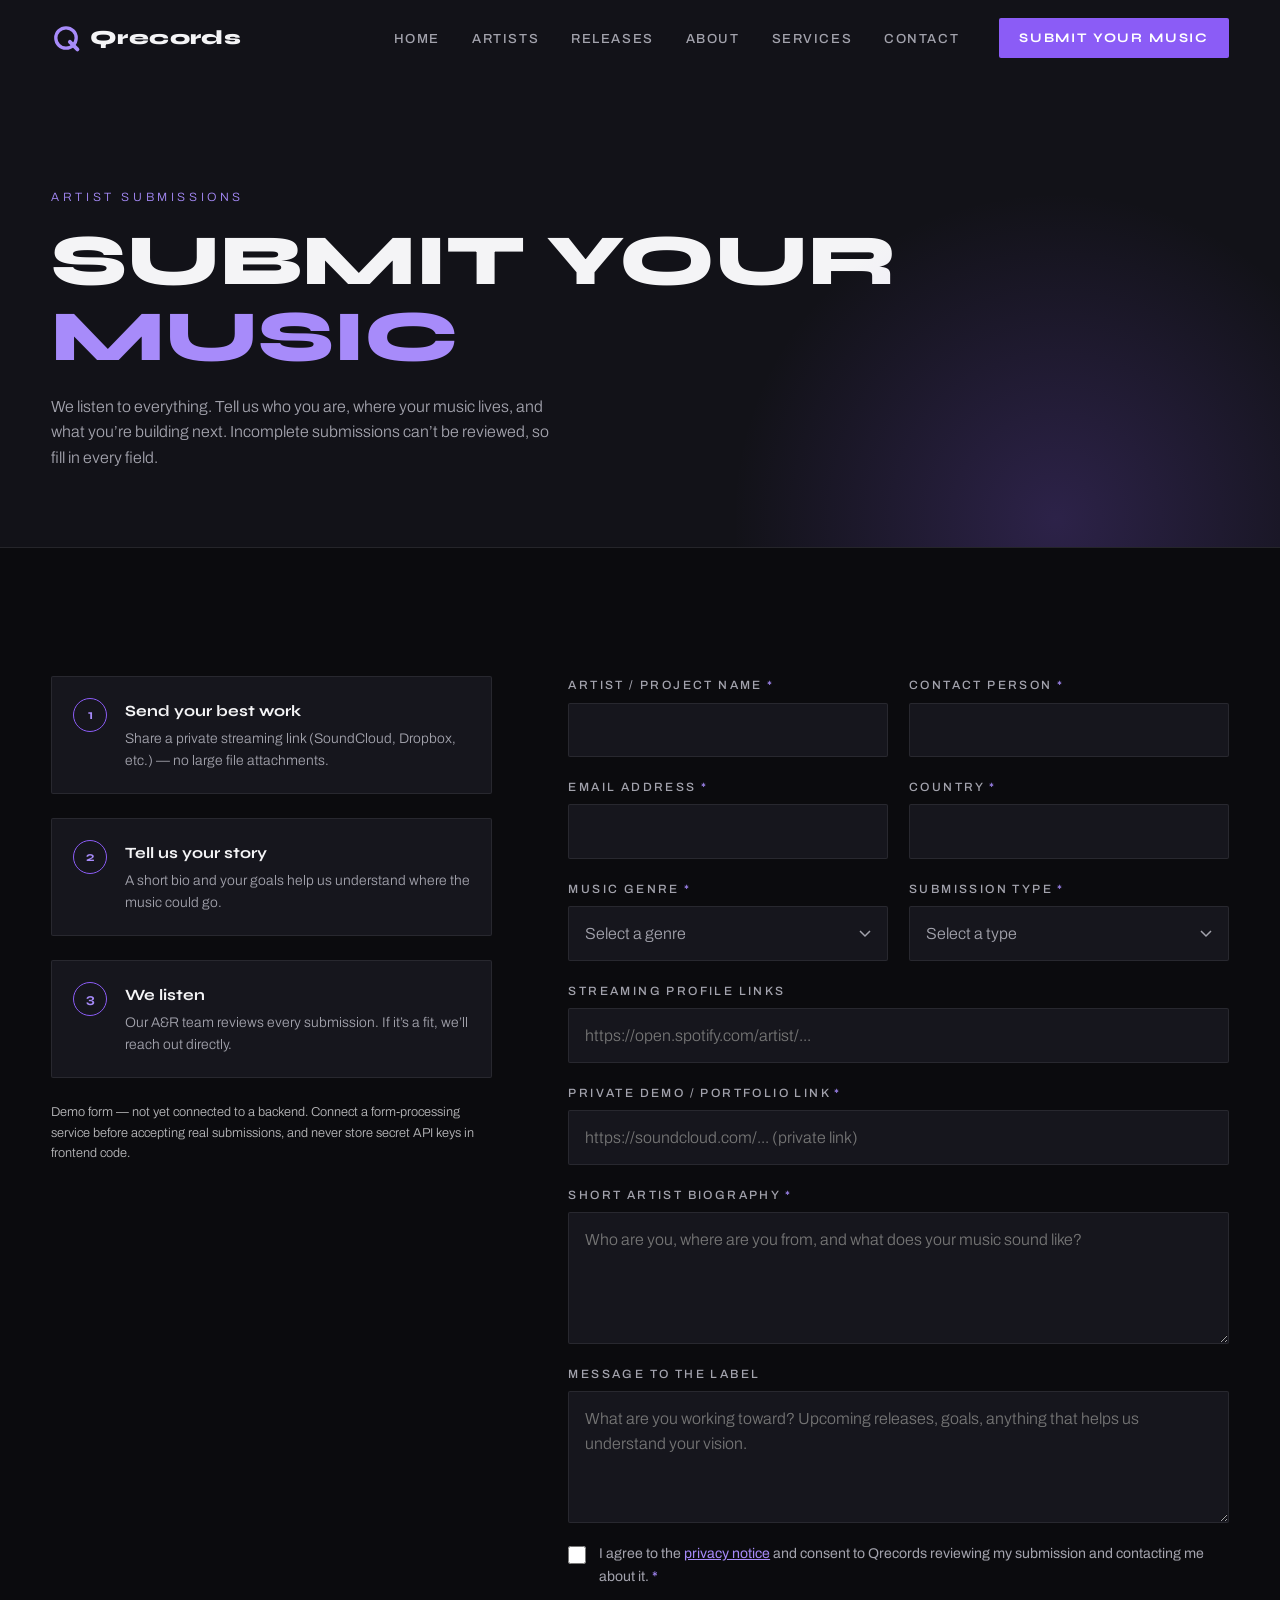
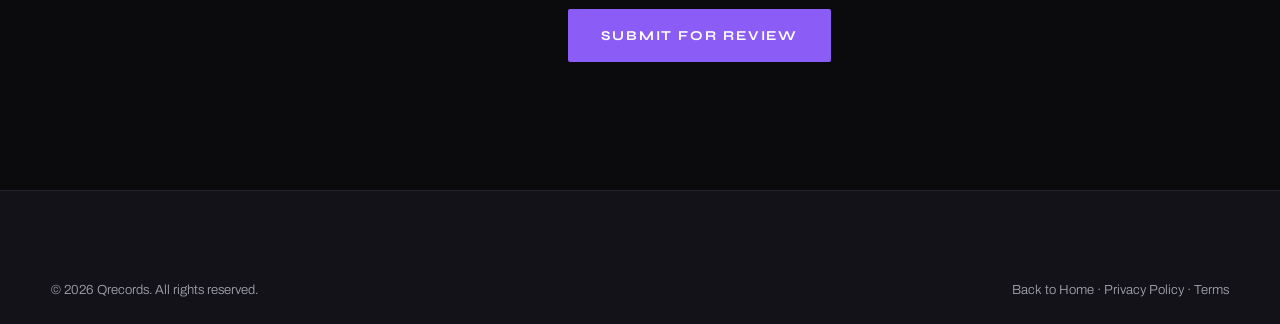
<file: submit.html>
<!DOCTYPE html>
<html lang="en">
<head>
  <meta charset="UTF-8" />
  <meta name="viewport" content="width=device-width, initial-scale=1.0" />
  <title>Submit Your Music — Qrecords | Artist Submissions</title>
  <meta name="description" content="Submit your music to Qrecords. Artist and producer submissions for an independent-minded record label." />
  <meta property="og:title" content="Submit Your Music — Qrecords" />
  <meta property="og:description" content="Have a release in mind or a vision worth building? Submit your music to Qrecords." />
  <meta property="og:type" content="website" />
  <link rel="preconnect" href="https://fonts.googleapis.com" />
  <link rel="preconnect" href="https://fonts.gstatic.com" crossorigin />
  <link href="https://fonts.googleapis.com/css2?family=Syne:wght@400;600;700;800&family=Archivo:wght@300;400;500;600&display=swap" rel="stylesheet" />
  <link rel="stylesheet" href="style.css" />
  <link rel="icon" type="image/svg+xml" href='data:image/svg+xml,<svg xmlns="http://www.w3.org/2000/svg" viewBox="0 0 100 100"><rect width="100" height="100" rx="20" fill="%230b0b0e"/><circle cx="50" cy="50" r="30" fill="none" stroke="%238b5cf6" stroke-width="10"/><line x1="62" y1="62" x2="84" y2="84" stroke="%238b5cf6" stroke-width="12" stroke-linecap="round"/></svg>' />
</head>
<body>

  <header class="site-header is-solid" id="siteHeader">
    <nav class="nav container" aria-label="Primary navigation">
      <a href="index.html" class="nav__logo" aria-label="Qrecords home">
        <svg class="nav__qmark" viewBox="0 0 100 100" aria-hidden="true" focusable="false">
          <circle cx="50" cy="50" r="34" fill="none" stroke="currentColor" stroke-width="11"/>
          <line x1="63" y1="63" x2="88" y2="88" stroke="currentColor" stroke-width="13" stroke-linecap="round"/>
        </svg>
        <span class="nav__word">Qrecords</span>
      </a>
      <button class="nav__toggle" id="navToggle" aria-expanded="false" aria-controls="navMenu" aria-label="Open menu">
        <span></span><span></span><span></span>
      </button>
      <ul class="nav__menu" id="navMenu">
        <li><a href="index.html#home" class="nav__link">Home</a></li>
        <li><a href="index.html#artists" class="nav__link">Artists</a></li>
        <li><a href="index.html#releases" class="nav__link">Releases</a></li>
        <li><a href="index.html#about" class="nav__link">About</a></li>
        <li><a href="index.html#services" class="nav__link">Services</a></li>
        <li><a href="index.html#contact" class="nav__link">Contact</a></li>
        <li><a href="submit.html" class="btn btn--accent nav__cta">Submit Your Music</a></li>
      </ul>
    </nav>
  </header>

  <main id="main">
    <section class="page-hero">
      <div class="container">
        <p class="section__eyebrow">Artist Submissions</p>
        <h1 class="page-hero__title">SUBMIT YOUR <span class="accent">MUSIC</span></h1>
        <p class="page-hero__sub">We listen to everything. Tell us who you are, where your music lives,
        and what you&rsquo;re building next. Incomplete submissions can&rsquo;t be reviewed, so fill in every field.</p>
      </div>
    </section>

    <section class="section">
      <div class="container submit__grid">

        <aside class="submit__aside reveal" aria-label="How submissions work">
          <div class="submit__step">
            <span class="submit__step-num" aria-hidden="true">1</span>
            <div>
              <h3>Send your best work</h3>
              <p>Share a private streaming link (SoundCloud, Dropbox, etc.) — no large file attachments.</p>
            </div>
          </div>
          <div class="submit__step">
            <span class="submit__step-num" aria-hidden="true">2</span>
            <div>
              <h3>Tell us your story</h3>
              <p>A short bio and your goals help us understand where the music could go.</p>
            </div>
          </div>
          <div class="submit__step">
            <span class="submit__step-num" aria-hidden="true">3</span>
            <div>
              <h3>We listen</h3>
              <p>Our A&amp;R team reviews every submission. If it&rsquo;s a fit, we&rsquo;ll reach out directly.</p>
            </div>
          </div>
          <p class="contact__placeholder-note">Demo form — not yet connected to a backend. Connect a form-processing
          service before accepting real submissions, and never store secret API keys in frontend code.</p>
        </aside>

        <form class="form reveal" id="submissionForm" novalidate>
          <div class="form__row">
            <div class="form__field">
              <label for="artistName">Artist / Project Name <span class="req" aria-hidden="true">*</span></label>
              <input type="text" id="artistName" name="artistName" autocomplete="organization" required minlength="2" />
              <p class="form__error" role="alert" hidden></p>
            </div>
            <div class="form__field">
              <label for="contactPerson">Contact Person <span class="req" aria-hidden="true">*</span></label>
              <input type="text" id="contactPerson" name="contactPerson" autocomplete="name" required minlength="2" />
              <p class="form__error" role="alert" hidden></p>
            </div>
          </div>

          <div class="form__row">
            <div class="form__field">
              <label for="subEmail">Email Address <span class="req" aria-hidden="true">*</span></label>
              <input type="email" id="subEmail" name="email" autocomplete="email" required />
              <p class="form__error" role="alert" hidden></p>
            </div>
            <div class="form__field">
              <label for="country">Country <span class="req" aria-hidden="true">*</span></label>
              <input type="text" id="country" name="country" autocomplete="country-name" required minlength="2" />
              <p class="form__error" role="alert" hidden></p>
            </div>
          </div>

          <div class="form__row">
            <div class="form__field">
              <label for="genre">Music Genre <span class="req" aria-hidden="true">*</span></label>
              <select id="genre" name="genre" required>
                <option value="" selected disabled>Select a genre</option>
                <option>Pop</option>
                <option>Hip-Hop / Rap</option>
                <option>R&amp;B / Soul</option>
                <option>Electronic</option>
                <option>Rock / Indie</option>
                <option>Folk / Singer-Songwriter</option>
                <option>Metal</option>
                <option>Jazz</option>
                <option>Classical / Score</option>
                <option>Other</option>
              </select>
              <p class="form__error" role="alert" hidden></p>
            </div>
            <div class="form__field">
              <label for="submissionType">Submission Type <span class="req" aria-hidden="true">*</span></label>
              <select id="submissionType" name="submissionType" required>
                <option value="" selected disabled>Select a type</option>
                <option>Single</option>
                <option>EP</option>
                <option>Album</option>
                <option>Demo / Unreleased Material</option>
                <option>Production / Beats</option>
                <option>Songwriting</option>
              </select>
              <p class="form__error" role="alert" hidden></p>
            </div>
          </div>

          <div class="form__field">
            <label for="streamingLinks">Streaming Profile Links</label>
            <input type="url" id="streamingLinks" name="streamingLinks" placeholder="https://open.spotify.com/artist/..." />
            <p class="form__error" role="alert" hidden></p>
          </div>

          <div class="form__field">
            <label for="demoLink">Private Demo / Portfolio Link <span class="req" aria-hidden="true">*</span></label>
            <input type="url" id="demoLink" name="demoLink" placeholder="https://soundcloud.com/... (private link)" required />
            <p class="form__error" role="alert" hidden></p>
          </div>

          <div class="form__field">
            <label for="bio">Short Artist Biography <span class="req" aria-hidden="true">*</span></label>
            <textarea id="bio" name="bio" rows="4" required minlength="30"
              placeholder="Who are you, where are you from, and what does your music sound like?"></textarea>
            <p class="form__error" role="alert" hidden></p>
          </div>

          <div class="form__field">
            <label for="message">Message to the Label</label>
            <textarea id="message" name="message" rows="4"
              placeholder="What are you working toward? Upcoming releases, goals, anything that helps us understand your vision."></textarea>
            <p class="form__error" role="alert" hidden></p>
          </div>

          <div class="form__field">
            <div class="form__checkbox">
              <input type="checkbox" id="consent" name="consent" required />
              <label for="consent">I agree to the <a href="#">privacy notice</a> and consent to Qrecords
              reviewing my submission and contacting me about it. <span class="req" aria-hidden="true">*</span></label>
            </div>
            <p class="form__error" role="alert" hidden></p>
          </div>

          <button type="submit" class="btn btn--accent btn--lg form__submit">
            <span class="btn__label">Submit for Review</span>
            <span class="btn__spinner" aria-hidden="true"></span>
          </button>

          <div class="form__success" role="status" hidden>
            <svg viewBox="0 0 48 48" aria-hidden="true"><circle cx="24" cy="24" r="21" fill="none" stroke="currentColor" stroke-width="3"/><path d="M14 25l7 7 13-15" fill="none" stroke="currentColor" stroke-width="3" stroke-linecap="round" stroke-linejoin="round"/></svg>
            <h3>Submission received — thank you!</h3>
            <p>This is a demo state: the form is not connected to a backend yet. Connect a secure form
            service before accepting real submissions.</p>
          </div>
        </form>
      </div>
    </section>
  </main>

  <footer class="footer">
    <div class="container footer__bottom" style="border-top:none;">
      <p>&copy; <span id="year">2026</span> Qrecords. All rights reserved.</p>
      <p class="footer__legal"><a href="index.html#home">Back to Home</a> · <a href="#">Privacy Policy</a> · <a href="#">Terms</a></p>
    </div>
  </footer>

  <script src="script.js"></script>
</body>
</html>
</file>
<file: style.css>
/* ============================================================
   Qrecords — Premium Record Label Website
   Design system: dark cinematic editorial / electric violet
   ============================================================ */

:root {
  --bg: #0b0b0e;
  --bg-alt: #121218;
  --bg-card: #16161d;
  --ink: #f4f4f6;
  --ink-dim: #a3a3ad;
  --accent: #8b5cf6;          /* electric violet */
  --accent-bright: #a78bfa;
  --accent-soft: rgba(139, 92, 246, 0.14);
  --line: rgba(255, 255, 255, 0.08);
  --font-display: "Syne", sans-serif;
  --font-body: "Archivo", sans-serif;
  --radius: 2px;
  --nav-h: 76px;
  --ease: cubic-bezier(0.22, 1, 0.36, 1);
}

/* ---------- Reset / base ---------- */
*, *::before, *::after { box-sizing: border-box; margin: 0; padding: 0; }

html { scroll-behavior: smooth; scroll-padding-top: var(--nav-h); }

body {
  background: var(--bg);
  color: var(--ink);
  font-family: var(--font-body);
  font-weight: 300;
  line-height: 1.6;
  -webkit-font-smoothing: antialiased;
  overflow-x: hidden;
}

img { display: block; max-width: 100%; }
a { color: inherit; text-decoration: none; }
ul { list-style: none; }
button { font: inherit; cursor: pointer; background: none; border: none; color: inherit; }

:focus-visible {
  outline: 2px solid var(--accent-bright);
  outline-offset: 3px;
  border-radius: 2px;
}

::selection { background: var(--accent); color: #fff; }

.container { width: min(1200px, 92%); margin-inline: auto; }

.accent { color: var(--accent-bright); }

/* ---------- Buttons ---------- */
.btn {
  display: inline-flex;
  align-items: center;
  justify-content: center;
  gap: 0.6em;
  font-family: var(--font-display);
  font-weight: 700;
  font-size: 0.82rem;
  letter-spacing: 0.14em;
  text-transform: uppercase;
  padding: 0.95em 2em;
  border-radius: var(--radius);
  transition: transform 0.35s var(--ease), background 0.35s, color 0.35s, box-shadow 0.35s, border-color 0.35s;
  position: relative;
}
.btn--lg { padding: 1.15em 2.4em; font-size: 0.85rem; }
.btn--accent {
  background: var(--accent);
  color: #fff;
  box-shadow: 0 0 0 rgba(139, 92, 246, 0);
}
.btn--accent:hover {
  background: var(--accent-bright);
  transform: translateY(-2px);
  box-shadow: 0 12px 34px rgba(139, 92, 246, 0.35);
}
.btn--ghost {
  border: 1px solid rgba(255, 255, 255, 0.35);
  color: var(--ink);
  background: rgba(255, 255, 255, 0.02);
  backdrop-filter: blur(4px);
}
.btn--ghost:hover { border-color: var(--accent-bright); color: var(--accent-bright); transform: translateY(-2px); }

/* ---------- Header / Nav ---------- */
.site-header {
  position: fixed;
  inset: 0 0 auto 0;
  z-index: 100;
  transition: background 0.4s, border-color 0.4s, backdrop-filter 0.4s;
  border-bottom: 1px solid transparent;
}
.site-header.is-solid {
  background: rgba(11, 11, 14, 0.88);
  backdrop-filter: blur(14px);
  border-bottom-color: var(--line);
}
.nav {
  display: flex;
  align-items: center;
  justify-content: space-between;
  height: var(--nav-h);
}
.nav__logo {
  display: inline-flex;
  align-items: center;
  gap: 0.55rem;
  color: var(--ink);
}
.nav__qmark { width: 30px; height: 30px; color: var(--accent-bright); transition: transform 0.5s var(--ease); }
.nav__logo:hover .nav__qmark { transform: rotate(90deg); }
.nav__word { font-family: var(--font-display); font-weight: 800; font-size: 1.25rem; letter-spacing: 0.02em; }

.nav__menu {
  display: flex;
  align-items: center;
  gap: 2rem;
}
.nav__link {
  font-size: 0.82rem;
  font-weight: 500;
  letter-spacing: 0.12em;
  text-transform: uppercase;
  color: var(--ink-dim);
  padding: 0.4em 0;
  position: relative;
  transition: color 0.3s;
}
.nav__link::after {
  content: "";
  position: absolute;
  left: 0; bottom: 0;
  width: 100%; height: 1px;
  background: var(--accent-bright);
  transform: scaleX(0);
  transform-origin: right;
  transition: transform 0.4s var(--ease);
}
.nav__link:hover, .nav__link.is-active { color: var(--ink); }
.nav__link:hover::after, .nav__link.is-active::after { transform: scaleX(1); transform-origin: left; }
.nav__cta { margin-left: 0.5rem; padding: 0.7em 1.5em; }

.nav__toggle {
  display: none;
  flex-direction: column;
  gap: 5px;
  padding: 8px;
  z-index: 110;
}
.nav__toggle span {
  display: block;
  width: 24px; height: 2px;
  background: var(--ink);
  transition: transform 0.35s var(--ease), opacity 0.3s;
}
.nav__toggle[aria-expanded="true"] span:nth-child(1) { transform: translateY(7px) rotate(45deg); }
.nav__toggle[aria-expanded="true"] span:nth-child(2) { opacity: 0; }
.nav__toggle[aria-expanded="true"] span:nth-child(3) { transform: translateY(-7px) rotate(-45deg); }

/* ---------- Hero ---------- */
.hero {
  position: relative;
  min-height: 100vh;
  min-height: 100svh;
  display: flex;
  align-items: center;
  overflow: hidden;
}
.hero__bg { position: absolute; inset: 0; }
.hero__img {
  width: 100%; height: 100%;
  object-fit: cover;
  filter: saturate(0.85) contrast(1.05);
  animation: heroDrift 24s ease-in-out infinite alternate;
}
@keyframes heroDrift {
  from { transform: scale(1) translateY(0); }
  to   { transform: scale(1.08) translateY(-1.5%); }
}
.hero__beam {
  position: absolute;
  width: 55vw; height: 160%;
  top: -30%;
  background: linear-gradient(180deg, rgba(139,92,246,0.28), rgba(139,92,246,0) 65%);
  filter: blur(60px);
  transform-origin: top center;
  animation: beamSway 11s ease-in-out infinite alternate;
  pointer-events: none;
}
.hero__beam--1 { left: 8%;  transform: rotate(14deg); }
.hero__beam--2 { right: 6%; transform: rotate(-18deg); animation-delay: -5s; opacity: 0.7; }
@keyframes beamSway {
  from { transform: rotate(10deg) translateX(-2%); opacity: 0.55; }
  to   { transform: rotate(20deg) translateX(3%);  opacity: 0.9; }
}
.hero__vignette {
  position: absolute; inset: 0;
  background:
    linear-gradient(90deg, rgba(11,11,14,0.92) 0%, rgba(11,11,14,0.55) 45%, rgba(11,11,14,0.35) 100%),
    linear-gradient(0deg, var(--bg) 0%, transparent 25%),
    linear-gradient(180deg, rgba(11,11,14,0.55) 0%, transparent 30%);
}
.hero__grain {
  position: absolute; inset: 0; opacity: 0.5; pointer-events: none;
  background-image: url("data:image/svg+xml,%3Csvg xmlns='http://www.w3.org/2000/svg' width='120' height='120'%3E%3Cfilter id='n'%3E%3CfeTurbulence type='fractalNoise' baseFrequency='0.9' numOctaves='2'/%3E%3CfeColorMatrix type='saturate' values='0'/%3E%3C/filter%3E%3Crect width='120' height='120' filter='url(%23n)' opacity='0.08'/%3E%3C/svg%3E");
}
.hero__content { position: relative; z-index: 2; padding: calc(var(--nav-h) + 3rem) 0 5rem; }
.hero__eyebrow {
  display: inline-flex;
  align-items: center;
  gap: 0.7em;
  font-size: 0.78rem;
  letter-spacing: 0.28em;
  text-transform: uppercase;
  color: var(--accent-bright);
  margin-bottom: 1.6rem;
}
.tick {
  width: 34px; height: 1px;
  background: var(--accent-bright);
  display: inline-block;
  animation: tickPulse 2.2s ease-in-out infinite;
}
@keyframes tickPulse { 0%,100% { transform: scaleX(0.4); opacity: 0.5; } 50% { transform: scaleX(1); opacity: 1; } }

.hero__title {
  font-family: var(--font-display);
  font-weight: 800;
  font-size: clamp(2.6rem, 7.5vw, 6.2rem);
  line-height: 1.02;
  letter-spacing: -0.01em;
  text-wrap: balance;
}
.hero__title .line { display: block; overflow: hidden; }
.hero__title .line__inner { display: inline-block; transform: translateY(110%); animation: lineUp 1s var(--ease) forwards; }
.hero__title .line:nth-child(2) .line__inner { animation-delay: 0.12s; }
.hero__title .line:nth-child(3) .line__inner { animation-delay: 0.24s; }
@keyframes lineUp { to { transform: translateY(0); } }

.hero__sub {
  max-width: 46ch;
  margin: 1.8rem 0 2.6rem;
  font-size: clamp(1rem, 1.4vw, 1.15rem);
  color: var(--ink-dim);
}
.hero__actions { display: flex; flex-wrap: wrap; gap: 1rem; }

.hero__scroll {
  position: absolute;
  bottom: 2.4rem; right: 4%;
  z-index: 3;
  display: flex; align-items: center; gap: 0.8rem;
  color: var(--ink-dim);
  font-size: 0.72rem;
  letter-spacing: 0.3em;
  text-transform: uppercase;
  transition: color 0.3s;
}
.hero__scroll:hover { color: var(--accent-bright); }
.hero__scroll-line {
  width: 1px; height: 56px;
  background: linear-gradient(var(--accent-bright), transparent);
  position: relative;
  overflow: hidden;
}
.hero__scroll-line::after {
  content: "";
  position: absolute; left: 0; top: -50%;
  width: 100%; height: 50%;
  background: #fff;
  animation: scrollDrop 2s var(--ease) infinite;
}
@keyframes scrollDrop { to { top: 110%; } }

/* ---------- Marquee ---------- */
.marquee {
  border-block: 1px solid var(--line);
  background: var(--bg-alt);
  overflow: hidden;
  padding: 1.1rem 0;
}
.marquee__track {
  display: flex;
  align-items: center;
  gap: 2.5rem;
  width: max-content;
  animation: marquee 30s linear infinite;
}
.marquee__track span:not(.dot) {
  font-family: var(--font-display);
  font-weight: 700;
  font-size: 0.9rem;
  letter-spacing: 0.22em;
  text-transform: uppercase;
  color: var(--ink-dim);
  white-space: nowrap;
}
.marquee .dot { width: 6px; height: 6px; background: var(--accent); border-radius: 50%; flex: none; }
@keyframes marquee { to { transform: translateX(-50%); } }

/* ---------- Sections ---------- */
.section { padding: clamp(5rem, 10vw, 8.5rem) 0; }
.section--alt { background: var(--bg-alt); }
.section__head { max-width: 720px; margin-bottom: 3.5rem; }
.section__eyebrow {
  font-size: 0.75rem;
  letter-spacing: 0.3em;
  text-transform: uppercase;
  color: var(--accent-bright);
  margin-bottom: 1rem;
}
.section__title {
  font-family: var(--font-display);
  font-weight: 800;
  font-size: clamp(2rem, 4.5vw, 3.4rem);
  line-height: 1.05;
  letter-spacing: -0.01em;
}
.section__note { margin-top: 1rem; color: var(--ink-dim); font-size: 0.95rem; }

/* ---------- Artists ---------- */
.artists__grid {
  display: grid;
  grid-template-columns: repeat(3, 1fr);
  grid-auto-rows: auto;
  gap: 1.5rem;
}
.artist-card { position: relative; }
.artist-card--tall { grid-row: span 2; }
.artist-card--wide { grid-column: span 2; }
.artist-card__media {
  position: relative;
  overflow: hidden;
  border-radius: var(--radius);
  aspect-ratio: 4 / 5;
  background: var(--bg-card);
}
.artist-card--tall .artist-card__media { aspect-ratio: 4 / 8.35; }
.artist-card--wide .artist-card__media { aspect-ratio: 8.5 / 5; }
.artist-card__media img {
  width: 100%; height: 100%;
  object-fit: cover;
  transition: transform 0.9s var(--ease), filter 0.6s;
  filter: saturate(0.85);
}
.artist-card:hover .artist-card__media img { transform: scale(1.06); filter: saturate(1.1); }
.artist-card__overlay {
  position: absolute; inset: 0;
  display: flex;
  align-items: flex-end;
  padding: 1.4rem;
  background: linear-gradient(0deg, rgba(11,11,14,0.85), transparent 55%);
  opacity: 0;
  transition: opacity 0.5s var(--ease);
}
.artist-card:hover .artist-card__overlay,
.artist-card:focus-within .artist-card__overlay { opacity: 1; }
.artist-card__socials { display: flex; flex-wrap: wrap; gap: 0.6rem; transform: translateY(12px); transition: transform 0.5s var(--ease); }
.artist-card:hover .artist-card__socials { transform: translateY(0); }
.artist-card__socials a {
  font-size: 0.72rem;
  font-weight: 500;
  letter-spacing: 0.14em;
  text-transform: uppercase;
  padding: 0.55em 1em;
  border: 1px solid rgba(255,255,255,0.35);
  border-radius: var(--radius);
  background: rgba(11,11,14,0.5);
  backdrop-filter: blur(6px);
  transition: border-color 0.3s, color 0.3s, background 0.3s;
}
.artist-card__socials a:hover { border-color: var(--accent-bright); color: var(--accent-bright); background: rgba(139,92,246,0.15); }
.artist-card__body { padding: 1.2rem 0.2rem 0; }
.artist-card__genre {
  font-size: 0.72rem;
  letter-spacing: 0.24em;
  text-transform: uppercase;
  color: var(--accent-bright);
}
.artist-card__name {
  font-family: var(--font-display);
  font-weight: 700;
  font-size: 1.4rem;
  margin: 0.35rem 0 0.4rem;
}
.artist-card__desc { color: var(--ink-dim); font-size: 0.92rem; max-width: 40ch; }

/* ---------- Releases ---------- */
.releases__grid {
  display: grid;
  grid-template-columns: repeat(4, 1fr);
  gap: 1.5rem;
}
.release-card__art {
  position: relative;
  aspect-ratio: 1;
  overflow: hidden;
  border-radius: var(--radius);
  background: var(--bg-card);
}
.release-card__art img {
  width: 100%; height: 100%;
  object-fit: cover;
  transition: transform 0.8s var(--ease);
}
.release-card:hover .release-card__art img { transform: scale(1.07); }
.release-card__play {
  position: absolute;
  inset: auto 0 0 0;
  padding: 1rem;
  text-align: center;
  font-family: var(--font-display);
  font-weight: 700;
  font-size: 0.75rem;
  letter-spacing: 0.2em;
  text-transform: uppercase;
  color: #fff;
  background: linear-gradient(0deg, rgba(11,11,14,0.9), transparent);
  opacity: 0;
  transform: translateY(8px);
  transition: opacity 0.4s, transform 0.4s var(--ease), color 0.3s;
}
.release-card:hover .release-card__play { opacity: 1; transform: translateY(0); }
.release-card__play:hover { color: var(--accent-bright); }
.release-card__meta { padding: 1rem 0.2rem 0; }
.release-card__type {
  font-size: 0.68rem;
  letter-spacing: 0.24em;
  text-transform: uppercase;
  color: var(--accent-bright);
}
.release-card__title { font-family: var(--font-display); font-weight: 700; font-size: 1.15rem; margin-top: 0.3rem; }
.release-card__artist { color: var(--ink-dim); font-size: 0.9rem; }
.release-card__date { color: var(--ink-dim); font-size: 0.78rem; letter-spacing: 0.1em; margin-top: 0.2rem; }

/* ---------- About ---------- */
.about__grid {
  display: grid;
  grid-template-columns: 1fr 1.1fr;
  gap: clamp(2.5rem, 6vw, 5rem);
  align-items: center;
}
.about__media { position: relative; }
.about__media img {
  border-radius: var(--radius);
  aspect-ratio: 4 / 5;
  object-fit: cover;
  filter: saturate(0.85);
}
.about__media::before {
  content: "";
  position: absolute;
  inset: 1.4rem -1.4rem -1.4rem 1.4rem;
  border: 1px solid var(--accent);
  border-radius: var(--radius);
  z-index: -1;
}
.about__badge {
  position: absolute;
  top: -26px; right: -14px;
  width: 84px; height: 84px;
  display: grid; place-items: center;
  background: var(--accent);
  border-radius: var(--radius);
  color: #fff;
  animation: badgeFloat 5s ease-in-out infinite;
}
.about__badge svg { width: 42px; height: 42px; }
@keyframes badgeFloat { 0%,100% { transform: translateY(0); } 50% { transform: translateY(-10px); } }
.about__copy p { color: var(--ink-dim); margin-top: 1.2rem; max-width: 54ch; }
.about__copy .section__title { margin-top: 0; }
.about__stats {
  display: flex;
  gap: clamp(1.5rem, 4vw, 3rem);
  margin-top: 2.4rem;
  padding-top: 2rem;
  border-top: 1px solid var(--line);
}
.about__stats strong {
  display: block;
  font-family: var(--font-display);
  font-weight: 800;
  font-size: 2rem;
  color: var(--accent-bright);
}
.about__stats span { font-size: 0.8rem; color: var(--ink-dim); line-height: 1.4; }

/* ---------- Services ---------- */
.services__grid {
  display: grid;
  grid-template-columns: repeat(4, 1fr);
  gap: 1px;
  background: var(--line);
  border: 1px solid var(--line);
}
.service-card {
  background: var(--bg-alt);
  padding: 2.2rem 1.8rem;
  transition: background 0.4s;
  position: relative;
  overflow: hidden;
}
.service-card::after {
  content: "";
  position: absolute;
  left: 0; bottom: 0;
  width: 100%; height: 2px;
  background: var(--accent);
  transform: scaleX(0);
  transform-origin: left;
  transition: transform 0.5s var(--ease);
}
.service-card:hover { background: var(--bg-card); }
.service-card:hover::after { transform: scaleX(1); }
.service-card__icon { width: 40px; height: 40px; color: var(--accent-bright); margin-bottom: 1.2rem; transition: transform 0.5s var(--ease); }
.service-card:hover .service-card__icon { transform: translateY(-4px) scale(1.06); }
.service-card h3 {
  font-family: var(--font-display);
  font-weight: 700;
  font-size: 1.05rem;
  margin-bottom: 0.6rem;
}
.service-card p { color: var(--ink-dim); font-size: 0.9rem; }

/* ---------- Testimonials ---------- */
.testimonials__grid {
  display: grid;
  grid-template-columns: repeat(3, 1fr);
  gap: 1.5rem;
}
.quote-card {
  border: 1px solid var(--line);
  border-radius: var(--radius);
  padding: 2.2rem;
  background: var(--bg-card);
  display: flex;
  flex-direction: column;
  gap: 1.6rem;
  transition: border-color 0.4s, transform 0.4s var(--ease);
}
.quote-card:hover { border-color: rgba(139,92,246,0.45); transform: translateY(-4px); }
.quote-card blockquote {
  font-family: var(--font-display);
  font-weight: 600;
  font-size: 1.05rem;
  line-height: 1.55;
  color: var(--ink-dim);
}
.quote-card figcaption {
  display: flex;
  align-items: center;
  gap: 0.8rem;
  font-size: 0.82rem;
  letter-spacing: 0.08em;
  text-transform: uppercase;
  color: var(--ink);
  margin-top: auto;
}
.quote-card__avatar {
  width: 36px; height: 36px;
  display: grid; place-items: center;
  border: 1px solid var(--accent);
  border-radius: 50%;
  color: var(--accent-bright);
  font-family: var(--font-display);
  font-weight: 700;
}

/* ---------- CTA ---------- */
.cta {
  position: relative;
  padding: clamp(6rem, 12vw, 9.5rem) 0;
  background: var(--bg-alt);
  overflow: hidden;
  text-align: center;
  border-block: 1px solid var(--line);
}
.cta__beam {
  position: absolute;
  left: 50%; top: 0;
  width: 120vw; height: 100%;
  transform: translateX(-50%);
  background: radial-gradient(ellipse 60% 90% at 50% 120%, rgba(139,92,246,0.35), transparent 70%);
  animation: ctaGlow 6s ease-in-out infinite alternate;
  pointer-events: none;
}
@keyframes ctaGlow { from { opacity: 0.5; } to { opacity: 1; } }
.cta__inner { position: relative; }
.cta__title {
  font-family: var(--font-display);
  font-weight: 800;
  font-size: clamp(2.2rem, 5.5vw, 4.2rem);
  line-height: 1.06;
}
.cta__sub { color: var(--ink-dim); margin: 1.4rem auto 2.6rem; max-width: 44ch; font-size: 1.05rem; }
.cta__actions { display: flex; justify-content: center; flex-wrap: wrap; gap: 1rem; }

/* ---------- Contact ---------- */
.contact__grid {
  display: grid;
  grid-template-columns: 1fr 1.2fr;
  gap: clamp(2.5rem, 6vw, 5rem);
}
.contact__info p { color: var(--ink-dim); margin-top: 1.2rem; max-width: 46ch; }
.contact__details { margin-top: 2rem; display: grid; gap: 1rem; }
.contact__details li {
  display: flex;
  gap: 1.4rem;
  align-items: baseline;
  padding-bottom: 1rem;
  border-bottom: 1px solid var(--line);
}
.contact__details span {
  width: 110px; flex: none;
  font-size: 0.72rem;
  letter-spacing: 0.22em;
  text-transform: uppercase;
  color: var(--accent-bright);
}
.contact__details a:hover { color: var(--accent-bright); }
.contact__placeholder-note { font-size: 0.8rem; opacity: 0.75; }

/* ---------- Forms ---------- */
.form { display: grid; gap: 1.3rem; }
.form__row { display: grid; grid-template-columns: 1fr 1fr; gap: 1.3rem; }
.form__field { display: grid; gap: 0.45rem; }
.form__field label {
  font-size: 0.75rem;
  font-weight: 500;
  letter-spacing: 0.2em;
  text-transform: uppercase;
  color: var(--ink-dim);
}
.req { color: var(--accent-bright); }
.form__field input,
.form__field select,
.form__field textarea {
  width: 100%;
  background: var(--bg-card);
  border: 1px solid var(--line);
  border-radius: var(--radius);
  color: var(--ink);
  font: inherit;
  padding: 0.85em 1em;
  transition: border-color 0.3s, box-shadow 0.3s;
}
.form__field textarea { resize: vertical; min-height: 110px; }
.form__field select { appearance: none; background-image: url("data:image/svg+xml,%3Csvg xmlns='http://www.w3.org/2000/svg' width='12' height='8'%3E%3Cpath d='M1 1l5 5 5-5' fill='none' stroke='%23a3a3ad' stroke-width='1.5'/%3E%3C/svg%3E"); background-repeat: no-repeat; background-position: right 1em center; }
.form__field select:invalid { color: var(--ink-dim); }
.form__field :is(input, select, textarea):focus {
  outline: none;
  border-color: var(--accent-bright);
  box-shadow: 0 0 0 3px var(--accent-soft);
}
.form__field.has-error :is(input, select, textarea) { border-color: #f472b6; }
.form__error { font-size: 0.8rem; color: #f472b6; }
.form__field.has-error .form__error { display: block; }

.form__checkbox { display: flex; align-items: flex-start; gap: 0.8rem; }
.form__checkbox input { width: 18px; height: 18px; margin-top: 3px; accent-color: var(--accent); flex: none; }
.form__checkbox label { font-size: 0.88rem; color: var(--ink-dim); text-transform: none; letter-spacing: 0; font-weight: 400; }
.form__checkbox label a { color: var(--accent-bright); text-decoration: underline; }

.form__submit { justify-self: start; }
.btn__spinner {
  width: 16px; height: 16px;
  border: 2px solid rgba(255,255,255,0.35);
  border-top-color: #fff;
  border-radius: 50%;
  display: none;
  animation: spin 0.7s linear infinite;
}
@keyframes spin { to { transform: rotate(360deg); } }
.form.is-sending .btn__label { opacity: 0.6; }
.form.is-sending .btn__spinner { display: inline-block; }
.form.is-sending .form__submit { pointer-events: none; opacity: 0.8; }

.form__success {
  border: 1px solid rgba(139,92,246,0.5);
  background: var(--accent-soft);
  border-radius: var(--radius);
  padding: 2rem;
  text-align: center;
}
.form__success svg { width: 44px; height: 44px; color: var(--accent-bright); margin-inline: auto; }
.form__success h3 { font-family: var(--font-display); margin: 0.8rem 0 0.4rem; }
.form__success p { color: var(--ink-dim); font-size: 0.9rem; }

/* ---------- Submit page ---------- */
.page-hero {
  position: relative;
  padding: calc(var(--nav-h) + clamp(4rem, 9vw, 7rem)) 0 clamp(3rem, 6vw, 5rem);
  background: var(--bg-alt);
  border-bottom: 1px solid var(--line);
  overflow: hidden;
}
.page-hero::after {
  content: "";
  position: absolute;
  right: -10%; bottom: -60%;
  width: 55vw; height: 130%;
  background: radial-gradient(ellipse, rgba(139,92,246,0.22), transparent 65%);
  pointer-events: none;
}
.page-hero__title {
  font-family: var(--font-display);
  font-weight: 800;
  font-size: clamp(2.4rem, 6vw, 4.5rem);
  line-height: 1.05;
}
.page-hero__sub { color: var(--ink-dim); margin-top: 1.2rem; max-width: 56ch; }
.submit__grid {
  display: grid;
  grid-template-columns: 1fr 1.5fr;
  gap: clamp(2.5rem, 6vw, 5rem);
  align-items: start;
}
.submit__aside { position: sticky; top: calc(var(--nav-h) + 2rem); display: grid; gap: 1.5rem; }
.submit__step {
  display: flex; gap: 1.1rem;
  padding: 1.3rem;
  border: 1px solid var(--line);
  border-radius: var(--radius);
  background: var(--bg-card);
}
.submit__step-num {
  flex: none;
  width: 34px; height: 34px;
  display: grid; place-items: center;
  border: 1px solid var(--accent);
  border-radius: 50%;
  font-family: var(--font-display);
  font-weight: 700;
  color: var(--accent-bright);
  font-size: 0.85rem;
}
.submit__step h3 { font-family: var(--font-display); font-size: 0.98rem; margin-bottom: 0.3rem; }
.submit__step p { color: var(--ink-dim); font-size: 0.87rem; }

/* ---------- Footer ---------- */
.footer { border-top: 1px solid var(--line); background: var(--bg-alt); padding-top: 4rem; }
.footer__grid {
  display: grid;
  grid-template-columns: 1.6fr 1fr 1fr 1.2fr;
  gap: 2.5rem;
  padding-bottom: 3rem;
}
.footer__brand p { color: var(--ink-dim); font-size: 0.92rem; margin-top: 1.2rem; max-width: 30ch; }
.footer__col { display: grid; gap: 0.65rem; align-content: start; }
.footer__col h4 {
  font-family: var(--font-display);
  font-size: 0.8rem;
  letter-spacing: 0.24em;
  text-transform: uppercase;
  color: var(--accent-bright);
  margin-bottom: 0.5rem;
}
.footer__col a { color: var(--ink-dim); font-size: 0.92rem; transition: color 0.3s; }
.footer__col a:hover { color: var(--ink); }
.footer__col p { color: var(--ink-dim); font-size: 0.92rem; }
.footer__bottom {
  display: flex;
  justify-content: space-between;
  flex-wrap: wrap;
  gap: 0.6rem;
  padding-block: 1.5rem;
  border-top: 1px solid var(--line);
  color: var(--ink-dim);
  font-size: 0.82rem;
}
.footer__legal a:hover { color: var(--ink); }

/* ---------- Back to top ---------- */
.back-to-top {
  position: fixed;
  right: 1.6rem; bottom: 1.6rem;
  width: 46px; height: 46px;
  display: grid; place-items: center;
  background: var(--accent);
  color: #fff;
  border-radius: var(--radius);
  opacity: 0;
  visibility: hidden;
  transform: translateY(12px);
  transition: opacity 0.35s, transform 0.35s var(--ease), visibility 0.35s, background 0.3s;
  z-index: 90;
  box-shadow: 0 10px 30px rgba(0,0,0,0.4);
}
.back-to-top svg { width: 20px; height: 20px; }
.back-to-top.is-visible { opacity: 1; visibility: visible; transform: translateY(0); }
.back-to-top:hover { background: var(--accent-bright); }

/* ---------- Reveal on scroll ---------- */
.reveal {
  opacity: 0;
  transform: translateY(28px);
  transition: opacity 0.8s var(--ease), transform 0.8s var(--ease);
}
.reveal.is-visible { opacity: 1; transform: none; }

/* ---------- Responsive ---------- */
@media (max-width: 1024px) {
  .artists__grid { grid-template-columns: repeat(2, 1fr); }
  .artist-card--tall { grid-row: auto; }
  .artist-card--tall .artist-card__media { aspect-ratio: 4 / 5; }
  .artist-card--wide { grid-column: span 2; }
  .services__grid { grid-template-columns: repeat(2, 1fr); }
  .releases__grid { grid-template-columns: repeat(2, 1fr); }
  .testimonials__grid { grid-template-columns: 1fr 1fr; }
  .footer__grid { grid-template-columns: 1fr 1fr; }
}

@media (max-width: 768px) {
  :root { --nav-h: 66px; }
  .nav__toggle { display: flex; }
  .nav__menu {
    position: fixed;
    inset: 0;
    flex-direction: column;
    justify-content: center;
    gap: 1.8rem;
    background: rgba(11, 11, 14, 0.97);
    backdrop-filter: blur(18px);
    opacity: 0;
    visibility: hidden;
    transform: translateY(-10px);
    transition: opacity 0.4s, transform 0.4s var(--ease), visibility 0.4s;
    z-index: 105;
  }
  .nav__menu.is-open { opacity: 1; visibility: visible; transform: none; }
  .nav__link { font-size: 1.05rem; }
  .nav__cta { margin-left: 0; margin-top: 0.5rem; }
  body.menu-open { overflow: hidden; }

  .about__grid, .contact__grid, .submit__grid { grid-template-columns: 1fr; }
  .submit__aside { position: static; }
  .about__media { max-width: 420px; }
  .form__row { grid-template-columns: 1fr; }
  .testimonials__grid { grid-template-columns: 1fr; }
  .hero__scroll { display: none; }
}

@media (max-width: 560px) {
  .artists__grid { grid-template-columns: 1fr; }
  .artist-card--wide { grid-column: auto; }
  .artist-card--wide .artist-card__media { aspect-ratio: 4 / 5; }
  .releases__grid { grid-template-columns: 1fr 1fr; gap: 1rem; }
  .services__grid { grid-template-columns: 1fr; }
  .footer__grid { grid-template-columns: 1fr; gap: 2rem; }
  .footer__bottom { flex-direction: column; }
  .about__stats { flex-wrap: wrap; }
  .hero__actions .btn { width: 100%; }
}

/* ---------- Reduced motion ---------- */
@media (prefers-reduced-motion: reduce) {
  html { scroll-behavior: auto; }
  *, *::before, *::after {
    animation-duration: 0.01ms !important;
    animation-iteration-count: 1 !important;
    transition-duration: 0.01ms !important;
  }
  .reveal { opacity: 1; transform: none; }
  .hero__title .line__inner { transform: none; }
}
</file>
